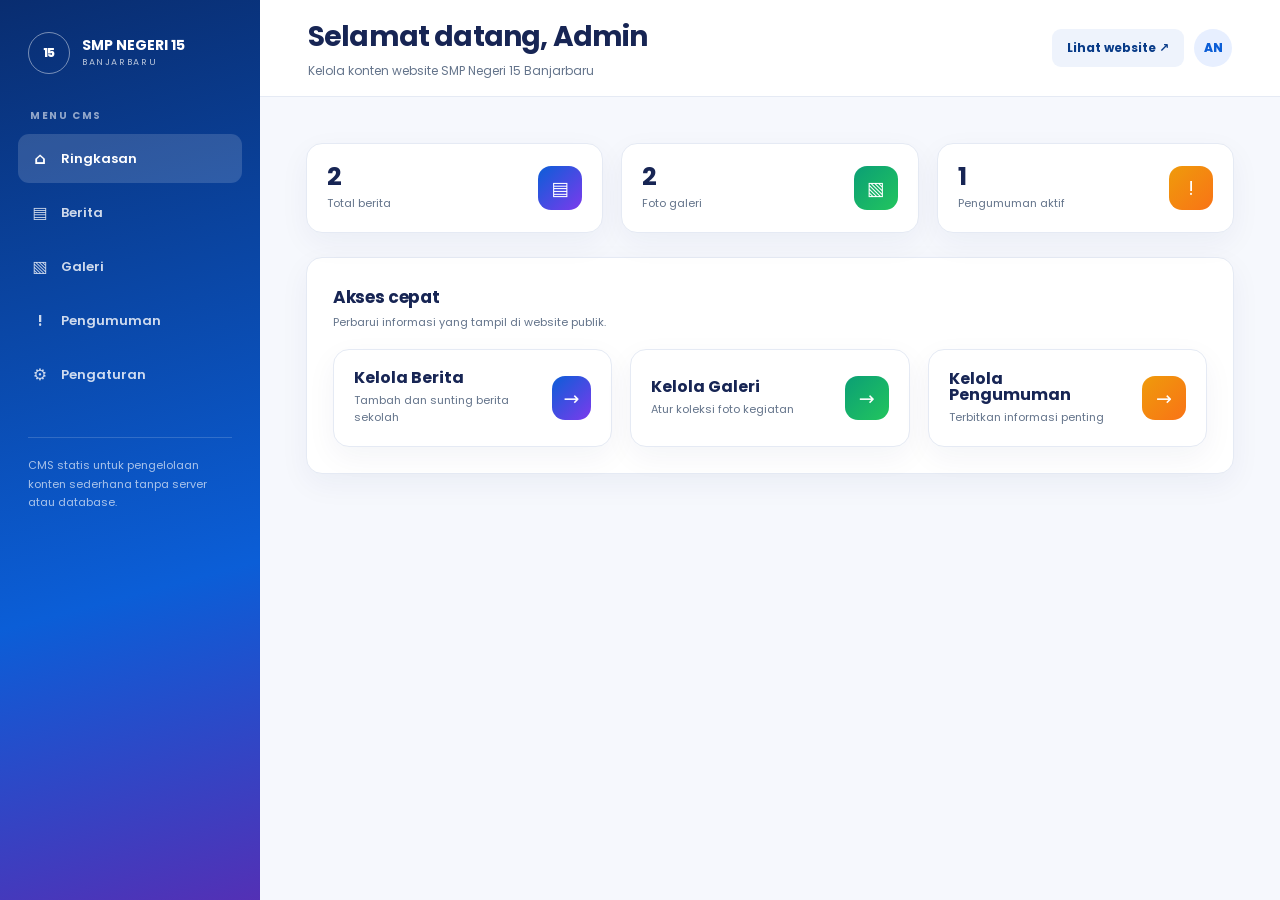
<file: cms/index.html>
<!doctype html>
<html lang="id">
<head><meta charset="utf-8"><meta name="viewport" content="width=device-width, initial-scale=1"><title>CMS | SMP Negeri 15 Banjarbaru</title><link rel="stylesheet" href="css/cms.css"><link rel="preconnect" href="https://fonts.googleapis.com"><link href="https://fonts.googleapis.com/css2?family=Poppins:wght@400;500;600;700;800&display=swap" rel="stylesheet"></head>
<body data-page="dashboard">
  <div class="cms-layout"><aside class="cms-sidebar"><a class="brand" href="../"><span class="brand-mark">15</span><div><strong>SMP NEGERI 15</strong><small>BANJARBARU</small></div></a><div class="nav-label">MENU CMS</div><nav class="cms-nav"><a class="active" href="index.html"><span>⌂</span><span>Ringkasan</span></a><a href="berita.html"><span>▤</span><span>Berita</span></a><a href="galeri.html"><span>▧</span><span>Galeri</span></a><a href="pengumuman.html"><span>!</span><span>Pengumuman</span></a><a href="pengaturan.html"><span>⚙</span><span>Pengaturan</span></a></nav><p class="sidebar-note">CMS statis untuk pengelolaan konten sederhana tanpa server atau database.</p></aside>
  <main class="cms-main"><header class="topbar"><div><h1>Selamat datang, Admin</h1><p>Kelola konten website SMP Negeri 15 Banjarbaru</p></div><div class="top-actions"><a class="button secondary" href="../" target="_blank">Lihat website ↗</a><span class="avatar">AN</span></div></header><div class="cms-content"><div class="card-grid"><div class="stat-card"><div><strong data-count="berita">0</strong><span>Total berita</span></div><div class="icon">▤</div></div><div class="stat-card"><div><strong data-count="galeri">0</strong><span>Foto galeri</span></div><div class="icon">▧</div></div><div class="stat-card"><div><strong data-count="pengumuman">0</strong><span>Pengumuman aktif</span></div><div class="icon">!</div></div></div><section class="panel"><div class="panel-heading"><div><h2>Akses cepat</h2><p>Perbarui informasi yang tampil di website publik.</p></div></div><div class="card-grid" style="margin:0"><a class="stat-card" href="berita.html" style="text-decoration:none;color:inherit"><div><strong style="font-size:16px">Kelola Berita</strong><span>Tambah dan sunting berita sekolah</span></div><div class="icon">→</div></a><a class="stat-card" href="galeri.html" style="text-decoration:none;color:inherit"><div><strong style="font-size:16px">Kelola Galeri</strong><span>Atur koleksi foto kegiatan</span></div><div class="icon">→</div></a><a class="stat-card" href="pengumuman.html" style="text-decoration:none;color:inherit"><div><strong style="font-size:16px">Kelola Pengumuman</strong><span>Terbitkan informasi penting</span></div><div class="icon">→</div></a></div></section></div></main></div><script src="js/cms.js"></script>
</body></html>
</file>
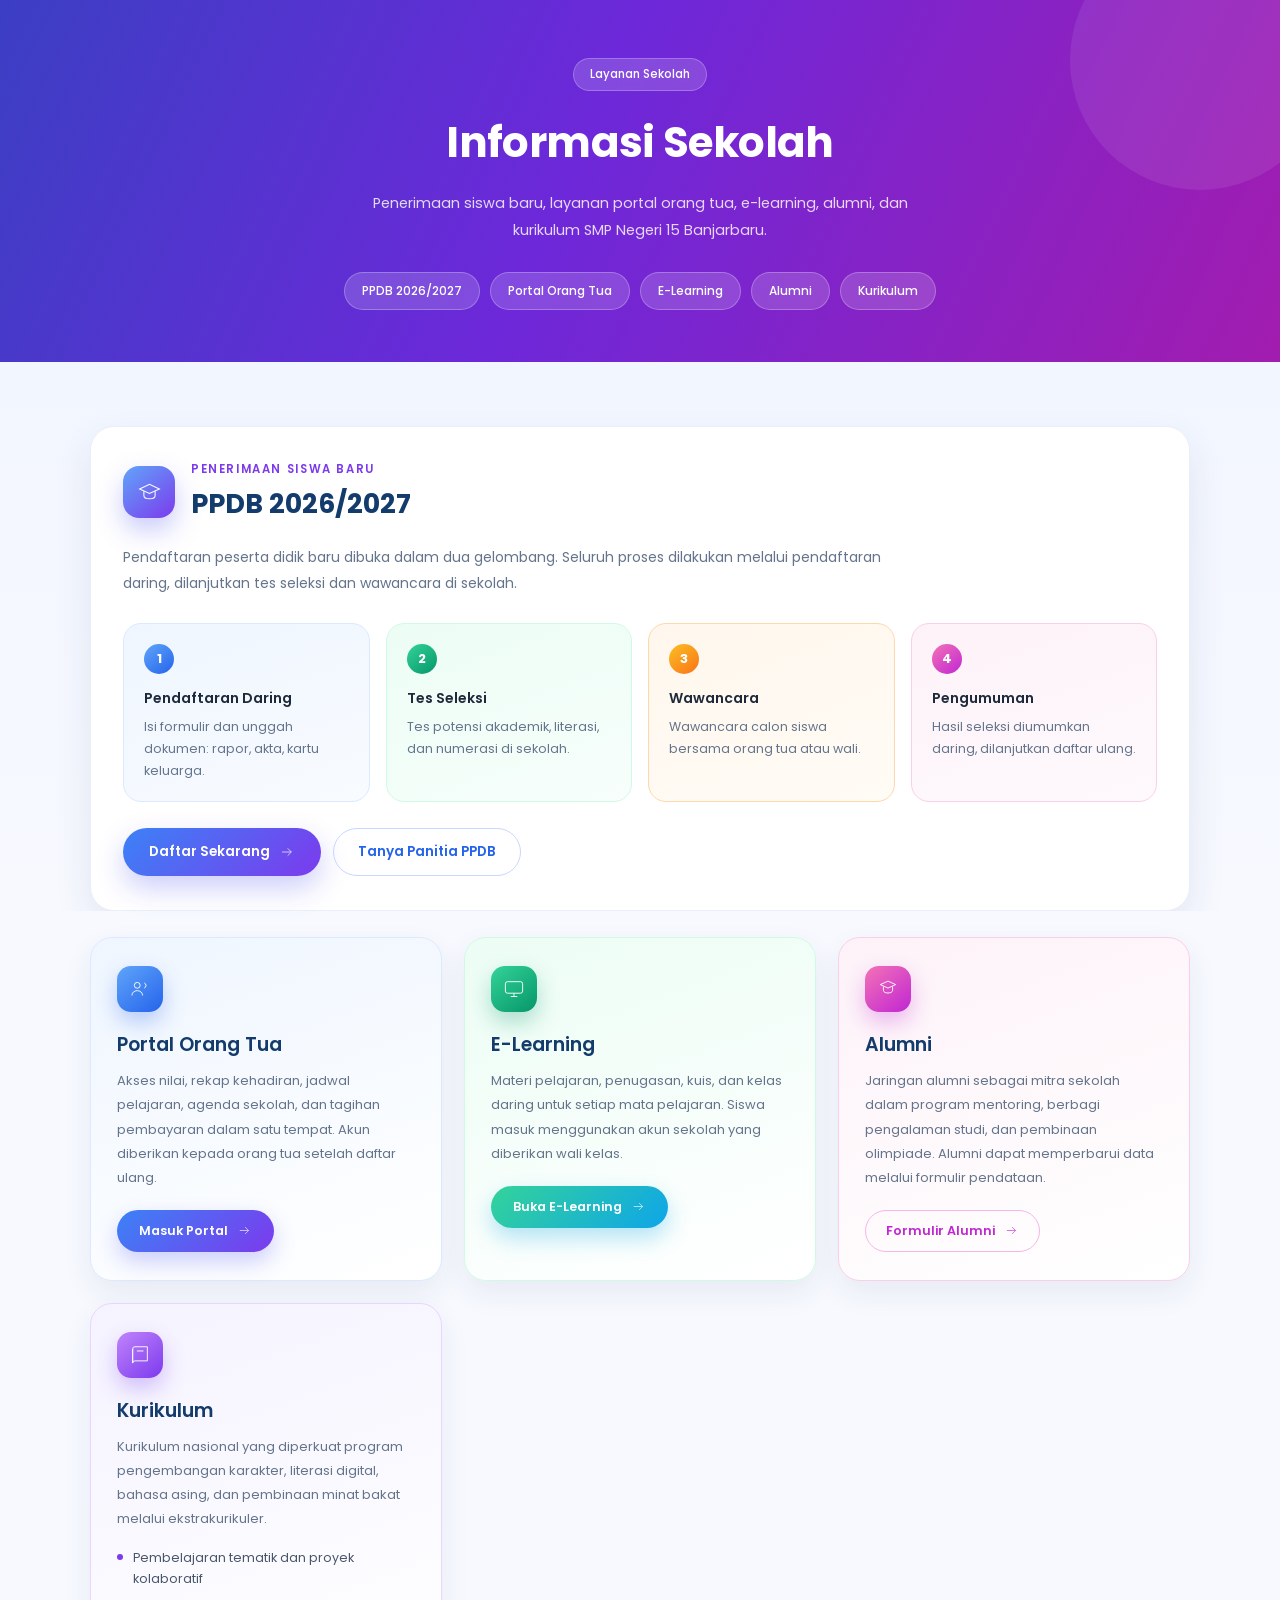
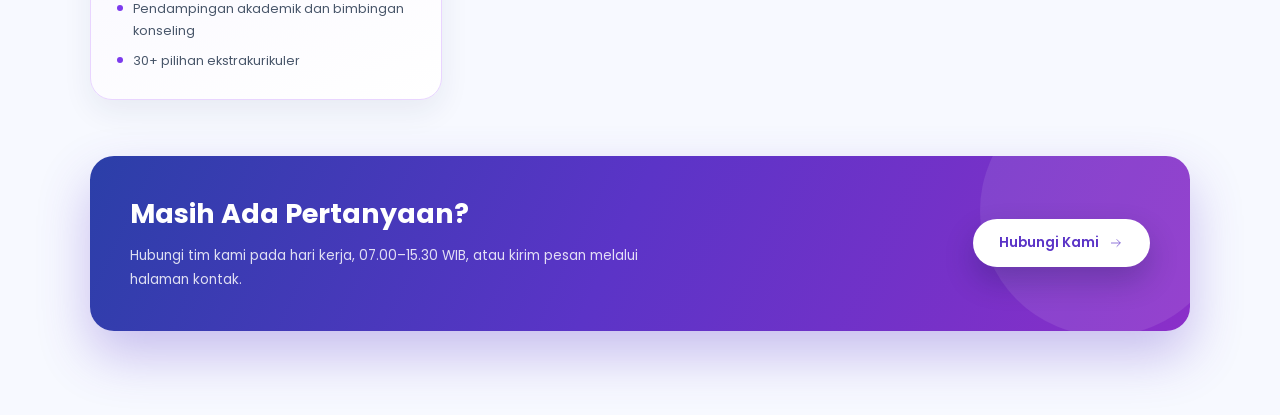
<file: Informasi.dc.html>
<!DOCTYPE html>
<html>
<head>
<meta charset="utf-8">
<meta name="viewport" content="width=device-width, initial-scale=1">
<script src="./support.js"></script>
</head>
<body>
<x-dc>
<helmet>
<link rel="preconnect" href="https://fonts.googleapis.com" />
<link href="https://fonts.googleapis.com/css2?family=Poppins:wght@400;500;600;700;800&display=swap" rel="stylesheet" />
<style>
  html { scroll-behavior: smooth; }
  body { margin: 0; overflow-wrap: break-word; background: #F7F9FF; color: #334155; font-family: 'Poppins', system-ui, -apple-system, sans-serif; -webkit-font-smoothing: antialiased; }
  a { color: #2563EB; text-decoration: none; }
  a:hover { color: #7C3AED; }
  ::selection { background: #DDD6FE; color: #1E1B4B; }
</style>
<script src="./image-slot.js"></script>
</helmet>
<div ref="{{ rootRef }}" style="background:#F7F9FF">
  <dc-import name="SiteHeader" active="" hint-size="100%,78px"></dc-import>

  <section data-screen-label="Banner Informasi" style="position:relative;background:linear-gradient(115deg,#3B3FC4 0%,#6D28D9 45%,#A21CAF 100%);padding:58px 0 52px;overflow:hidden">
    <div style="position:absolute;right:-50px;top:-70px;width:260px;height:260px;border-radius:999px;background:rgba(255,255,255,.08);pointer-events:none"></div>
    <div style="max-width:1000px;margin:0 auto;padding:0 clamp(16px,4vw,32px);text-align:center;position:relative">
      <span style="display:inline-flex;align-items:center;background:rgba(255,255,255,.16);border:1px solid rgba(255,255,255,.24);backdrop-filter:blur(8px);color:#fff;font-size:11.5px;font-weight:500;padding:7px 16px;border-radius:999px">Layanan Sekolah</span>
      <h1 style="margin:20px 0 0;font-size:clamp(26px,4.8vw,42px);font-weight:700;color:#fff;letter-spacing:-.015em">Informasi Sekolah</h1>
      <p style="margin:16px 0 0;font-size:14.5px;line-height:1.85;color:rgba(255,255,255,.82);max-width:600px;margin-left:auto;margin-right:auto">Penerimaan siswa baru, layanan portal orang tua, e-learning, alumni, dan kurikulum SMP Negeri 15 Banjarbaru.</p>
      <div style="display:flex;justify-content:center;gap:10px;flex-wrap:wrap;margin-top:28px">
        <a href="#ppdb" style="background:rgba(255,255,255,.16);border:1px solid rgba(255,255,255,.26);color:#fff;font-size:12px;font-weight:500;padding:9px 17px;border-radius:999px;transition:background .25s" style-hover="background:rgba(255,255,255,.3);color:#fff">PPDB 2026/2027</a>
        <a href="#portal" style="background:rgba(255,255,255,.16);border:1px solid rgba(255,255,255,.26);color:#fff;font-size:12px;font-weight:500;padding:9px 17px;border-radius:999px;transition:background .25s" style-hover="background:rgba(255,255,255,.3);color:#fff">Portal Orang Tua</a>
        <a href="#elearning" style="background:rgba(255,255,255,.16);border:1px solid rgba(255,255,255,.26);color:#fff;font-size:12px;font-weight:500;padding:9px 17px;border-radius:999px;transition:background .25s" style-hover="background:rgba(255,255,255,.3);color:#fff">E-Learning</a>
        <a href="#alumni" style="background:rgba(255,255,255,.16);border:1px solid rgba(255,255,255,.26);color:#fff;font-size:12px;font-weight:500;padding:9px 17px;border-radius:999px;transition:background .25s" style-hover="background:rgba(255,255,255,.3);color:#fff">Alumni</a>
        <a href="#kurikulum" style="background:rgba(255,255,255,.16);border:1px solid rgba(255,255,255,.26);color:#fff;font-size:12px;font-weight:500;padding:9px 17px;border-radius:999px;transition:background .25s" style-hover="background:rgba(255,255,255,.3);color:#fff">Kurikulum</a>
      </div>
    </div>
  </section>

  <section id="ppdb" data-screen-label="PPDB" style="scroll-margin-top:100px;background:linear-gradient(180deg,#F2F6FF 0%,#F7F9FF 100%);padding:clamp(44px,5.4vw,64px) 0 0">
    <div style="max-width:1100px;margin:0 auto;padding:0 clamp(16px,4vw,32px)">
      <div data-reveal style="background:#fff;border:1px solid #EAEFFB;border-radius:24px;padding:clamp(22px,4vw,34px) clamp(20px,4vw,32px);box-shadow:0 16px 38px rgba(22,44,92,.09)">
        <div style="display:flex;align-items:center;gap:16px">
          <span style="flex:none;width:52px;height:52px;border-radius:16px;background:linear-gradient(140deg,#60A5FA,#7C3AED);color:#fff;display:flex;align-items:center;justify-content:center;box-shadow:0 12px 26px rgba(99,102,241,.34)">
            <svg width="25" height="25" viewBox="0 0 24 24" fill="none" stroke="currentColor" strokeWidth="1.8" strokeLinecap="round" strokeLinejoin="round"><path d="M2.5 8.6 12 4.2l9.5 4.4L12 13 2.5 8.6Z"></path><path d="M6.6 10.7v4.1c0 1.9 2.4 3.2 5.4 3.2s5.4-1.3 5.4-3.2v-4.1"></path></svg>
          </span>
          <div>
            <div style="font-size:11.5px;font-weight:600;letter-spacing:.14em;color:#7C3AED">PENERIMAAN SISWA BARU</div>
            <h2 style="margin:6px 0 0;font-size:clamp(20px,3.1vw,27px);font-weight:700;color:#133B6B">PPDB 2026/2027</h2>
          </div>
        </div>
        <p style="margin:20px 0 0;font-size:14px;line-height:1.9;color:#64748B;max-width:760px">Pendaftaran peserta didik baru dibuka dalam dua gelombang. Seluruh proses dilakukan melalui pendaftaran daring, dilanjutkan tes seleksi dan wawancara di sekolah.</p>
        <div style="display:grid;min-width:0;grid-template-columns:repeat(auto-fit,minmax(210px,1fr));gap:16px;margin-top:26px" data-grid="4">
          <div style="background:linear-gradient(160deg,#EFF6FF,#F8FBFF);border:1px solid #DBEAFE;border-radius:18px;padding:20px">
            <div style="width:30px;height:30px;border-radius:999px;background:linear-gradient(140deg,#60A5FA,#2563EB);color:#fff;display:flex;align-items:center;justify-content:center;font-size:13px;font-weight:700">1</div>
            <div style="margin-top:14px;font-size:14px;font-weight:600;color:#1E293B">Pendaftaran Daring</div>
            <p style="margin:7px 0 0;font-size:12.5px;line-height:1.75;color:#64748B">Isi formulir dan unggah dokumen: rapor, akta, kartu keluarga.</p>
          </div>
          <div style="background:linear-gradient(160deg,#ECFDF5,#F7FEFB);border:1px solid #D1FAE5;border-radius:18px;padding:20px">
            <div style="width:30px;height:30px;border-radius:999px;background:linear-gradient(140deg,#34D399,#059669);color:#fff;display:flex;align-items:center;justify-content:center;font-size:13px;font-weight:700">2</div>
            <div style="margin-top:14px;font-size:14px;font-weight:600;color:#1E293B">Tes Seleksi</div>
            <p style="margin:7px 0 0;font-size:12.5px;line-height:1.75;color:#64748B">Tes potensi akademik, literasi, dan numerasi di sekolah.</p>
          </div>
          <div style="background:linear-gradient(160deg,#FFF7ED,#FFFBF5);border:1px solid #FED7AA;border-radius:18px;padding:20px">
            <div style="width:30px;height:30px;border-radius:999px;background:linear-gradient(140deg,#FBBF24,#F97316);color:#fff;display:flex;align-items:center;justify-content:center;font-size:13px;font-weight:700">3</div>
            <div style="margin-top:14px;font-size:14px;font-weight:600;color:#1E293B">Wawancara</div>
            <p style="margin:7px 0 0;font-size:12.5px;line-height:1.75;color:#64748B">Wawancara calon siswa bersama orang tua atau wali.</p>
          </div>
          <div style="background:linear-gradient(160deg,#FDF2F8,#FEF9FC);border:1px solid #FBCFE8;border-radius:18px;padding:20px">
            <div style="width:30px;height:30px;border-radius:999px;background:linear-gradient(140deg,#F472B6,#C026D3);color:#fff;display:flex;align-items:center;justify-content:center;font-size:13px;font-weight:700">4</div>
            <div style="margin-top:14px;font-size:14px;font-weight:600;color:#1E293B">Pengumuman</div>
            <p style="margin:7px 0 0;font-size:12.5px;line-height:1.75;color:#64748B">Hasil seleksi diumumkan daring, dilanjutkan daftar ulang.</p>
          </div>
        </div>
        <div style="display:flex;align-items:center;gap:12px;margin-top:26px;flex-wrap:wrap">
          <a href="Kontak.dc.html#form" style="display:inline-flex;align-items:center;gap:9px;background:linear-gradient(135deg,#3B82F6,#7C3AED);color:#fff;font-size:13.5px;font-weight:600;padding:14px 26px;border-radius:999px;box-shadow:0 12px 28px rgba(99,102,241,.32);transition:transform .25s,box-shadow .25s" style-hover="transform:translateY(-2px);box-shadow:0 18px 36px rgba(99,102,241,.42);color:#fff">Daftar Sekarang
            <svg width="16" height="16" viewBox="0 0 24 24" fill="none" stroke="currentColor" strokeWidth="2.2" strokeLinecap="round" strokeLinejoin="round"><path d="M4.5 12h14"></path><path d="M13 6.5 18.5 12 13 17.5"></path></svg>
          </a>
          <a href="Kontak.dc.html" style="display:inline-flex;align-items:center;gap:9px;color:#2563EB;font-size:13.5px;font-weight:600;padding:13px 24px;border-radius:999px;border:1.5px solid #C7D7FE;transition:background .25s" style-hover="background:#EEF2FF">Tanya Panitia PPDB</a>
        </div>
      </div>
    </div>
  </section>

  <section data-screen-label="Layanan" style="background:#F7F9FF;padding:26px 0 0">
    <div style="max-width:1100px;margin:0 auto;padding:0 clamp(16px,4vw,32px);display:grid;min-width:0;grid-template-columns:repeat(auto-fit,minmax(290px,1fr));gap:22px">
      <div id="portal" data-reveal style="scroll-margin-top:100px;background:linear-gradient(160deg,#EFF6FF,#FFFFFF);border:1px solid #DBEAFE;border-radius:22px;padding:28px 26px;box-shadow:0 12px 30px rgba(22,44,92,.07);transition:transform .3s cubic-bezier(.22,.61,.36,1),box-shadow .3s" style-hover="transform:translateY(-5px);box-shadow:0 22px 44px rgba(37,99,235,.16)">
        <span style="width:46px;height:46px;border-radius:14px;background:linear-gradient(140deg,#60A5FA,#2563EB);color:#fff;display:flex;align-items:center;justify-content:center;box-shadow:0 10px 22px rgba(37,99,235,.3)">
          <svg width="22" height="22" viewBox="0 0 24 24" fill="none" stroke="currentColor" strokeWidth="1.8" strokeLinecap="round" strokeLinejoin="round"><circle cx="9" cy="8" r="3.2"></circle><path d="M3.2 19c0-3.1 2.6-5.2 5.8-5.2S14.8 15.9 14.8 19"></path><path d="M16.6 5.4a3 3 0 0 1 0 5.6"></path></svg>
        </span>
        <h3 style="margin:18px 0 0;font-size:19px;font-weight:600;color:#133B6B">Portal Orang Tua</h3>
        <p style="margin:10px 0 0;font-size:13px;line-height:1.85;color:#64748B">Akses nilai, rekap kehadiran, jadwal pelajaran, agenda sekolah, dan tagihan pembayaran dalam satu tempat. Akun diberikan kepada orang tua setelah daftar ulang.</p>
        <a href="Kontak.dc.html" style="display:inline-flex;align-items:center;gap:9px;margin-top:20px;background:linear-gradient(135deg,#3B82F6,#7C3AED);color:#fff;font-size:12.5px;font-weight:600;padding:12px 22px;border-radius:999px;box-shadow:0 10px 22px rgba(99,102,241,.3);transition:transform .25s" style-hover="transform:translateY(-2px);color:#fff">Masuk Portal
          <svg width="15" height="15" viewBox="0 0 24 24" fill="none" stroke="currentColor" strokeWidth="2.2" strokeLinecap="round" strokeLinejoin="round"><path d="M4.5 12h14"></path><path d="M13 6.5 18.5 12 13 17.5"></path></svg>
        </a>
      </div>
      <div id="elearning" data-reveal data-reveal-delay="80" style="scroll-margin-top:100px;background:linear-gradient(160deg,#ECFDF5,#FFFFFF);border:1px solid #D1FAE5;border-radius:22px;padding:28px 26px;box-shadow:0 12px 30px rgba(22,44,92,.07);transition:transform .3s cubic-bezier(.22,.61,.36,1),box-shadow .3s" style-hover="transform:translateY(-5px);box-shadow:0 22px 44px rgba(5,150,105,.16)">
        <span style="width:46px;height:46px;border-radius:14px;background:linear-gradient(140deg,#34D399,#059669);color:#fff;display:flex;align-items:center;justify-content:center;box-shadow:0 10px 22px rgba(5,150,105,.3)">
          <svg width="22" height="22" viewBox="0 0 24 24" fill="none" stroke="currentColor" strokeWidth="1.8" strokeLinecap="round" strokeLinejoin="round"><rect x="2.6" y="4" width="18.8" height="12.6" rx="2.4"></rect><path d="M8.4 20.2h7.2"></path><path d="M12 16.6v3.6"></path></svg>
        </span>
        <h3 style="margin:18px 0 0;font-size:19px;font-weight:600;color:#133B6B">E-Learning</h3>
        <p style="margin:10px 0 0;font-size:13px;line-height:1.85;color:#64748B">Materi pelajaran, penugasan, kuis, dan kelas daring untuk setiap mata pelajaran. Siswa masuk menggunakan akun sekolah yang diberikan wali kelas.</p>
        <a href="Kontak.dc.html" style="display:inline-flex;align-items:center;gap:9px;margin-top:20px;background:linear-gradient(135deg,#34D399,#0EA5E9);color:#fff;font-size:12.5px;font-weight:600;padding:12px 22px;border-radius:999px;box-shadow:0 10px 22px rgba(14,165,233,.3);transition:transform .25s" style-hover="transform:translateY(-2px);color:#fff">Buka E-Learning
          <svg width="15" height="15" viewBox="0 0 24 24" fill="none" stroke="currentColor" strokeWidth="2.2" strokeLinecap="round" strokeLinejoin="round"><path d="M4.5 12h14"></path><path d="M13 6.5 18.5 12 13 17.5"></path></svg>
        </a>
      </div>
      <div id="alumni" data-reveal data-reveal-delay="60" style="scroll-margin-top:100px;background:linear-gradient(160deg,#FDF2F8,#FFFFFF);border:1px solid #FBCFE8;border-radius:22px;padding:28px 26px;box-shadow:0 12px 30px rgba(22,44,92,.07);transition:transform .3s cubic-bezier(.22,.61,.36,1),box-shadow .3s" style-hover="transform:translateY(-5px);box-shadow:0 22px 44px rgba(192,38,211,.16)">
        <span style="width:46px;height:46px;border-radius:14px;background:linear-gradient(140deg,#F472B6,#C026D3);color:#fff;display:flex;align-items:center;justify-content:center;box-shadow:0 10px 22px rgba(192,38,211,.3)">
          <svg width="22" height="22" viewBox="0 0 24 24" fill="none" stroke="currentColor" strokeWidth="1.8" strokeLinecap="round" strokeLinejoin="round"><path d="M12 3.4 3.6 7.2 12 11l8.4-3.8L12 3.4Z"></path><path d="M7 9.4v4c0 1.8 2.2 3 5 3s5-1.2 5-3v-4"></path></svg>
        </span>
        <h3 style="margin:18px 0 0;font-size:19px;font-weight:600;color:#133B6B">Alumni</h3>
        <p style="margin:10px 0 0;font-size:13px;line-height:1.85;color:#64748B">Jaringan alumni sebagai mitra sekolah dalam program mentoring, berbagi pengalaman studi, dan pembinaan olimpiade. Alumni dapat memperbarui data melalui formulir pendataan.</p>
        <a href="Kontak.dc.html#form" style="display:inline-flex;align-items:center;gap:9px;margin-top:20px;color:#C026D3;font-size:12.5px;font-weight:600;padding:11px 20px;border-radius:999px;border:1.5px solid #F5B8E4;transition:background .25s" style-hover="background:#FDF2F8;color:#C026D3">Formulir Alumni
          <svg width="15" height="15" viewBox="0 0 24 24" fill="none" stroke="currentColor" strokeWidth="2.2" strokeLinecap="round" strokeLinejoin="round"><path d="M4.5 12h14"></path><path d="M13 6.5 18.5 12 13 17.5"></path></svg>
        </a>
      </div>
      <div id="kurikulum" data-reveal data-reveal-delay="140" style="scroll-margin-top:100px;background:linear-gradient(160deg,#F5F3FF,#FFFFFF);border:1px solid #E9D5FF;border-radius:22px;padding:28px 26px;box-shadow:0 12px 30px rgba(22,44,92,.07);transition:transform .3s cubic-bezier(.22,.61,.36,1),box-shadow .3s" style-hover="transform:translateY(-5px);box-shadow:0 22px 44px rgba(124,58,237,.16)">
        <span style="width:46px;height:46px;border-radius:14px;background:linear-gradient(140deg,#C084FC,#7C3AED);color:#fff;display:flex;align-items:center;justify-content:center;box-shadow:0 10px 22px rgba(124,58,237,.3)">
          <svg width="22" height="22" viewBox="0 0 24 24" fill="none" stroke="currentColor" strokeWidth="1.8" strokeLinecap="round" strokeLinejoin="round"><path d="M4 5.4A2.4 2.4 0 0 1 6.4 3H20v15.4H6.4A2.4 2.4 0 0 0 4 20.8Z"></path><path d="M4 5.4v15.4"></path><path d="M8.6 7.6h7.2"></path></svg>
        </span>
        <h3 style="margin:18px 0 0;font-size:19px;font-weight:600;color:#133B6B">Kurikulum</h3>
        <p style="margin:10px 0 0;font-size:13px;line-height:1.85;color:#64748B">Kurikulum nasional yang diperkuat program pengembangan karakter, literasi digital, bahasa asing, dan pembinaan minat bakat melalui ekstrakurikuler.</p>
        <ul style="margin:16px 0 0;padding:0;list-style:none;display:flex;flex-direction:column;gap:9px">
          <li style="display:flex;gap:10px;font-size:12.5px;line-height:1.7;color:#475569"><span style="flex:none;width:6px;height:6px;border-radius:999px;background:#7C3AED;margin-top:7px"></span>Pembelajaran tematik dan proyek kolaboratif</li>
          <li style="display:flex;gap:10px;font-size:12.5px;line-height:1.7;color:#475569"><span style="flex:none;width:6px;height:6px;border-radius:999px;background:#7C3AED;margin-top:7px"></span>Pendampingan akademik dan bimbingan konseling</li>
          <li style="display:flex;gap:10px;font-size:12.5px;line-height:1.7;color:#475569"><span style="flex:none;width:6px;height:6px;border-radius:999px;background:#7C3AED;margin-top:7px"></span>30+ pilihan ekstrakurikuler</li>
        </ul>
      </div>
    </div>
  </section>

  <section data-screen-label="CTA" style="background:#F7F9FF;padding:56px 0 84px">
    <div style="max-width:1100px;margin:0 auto;padding:0 clamp(16px,4vw,32px)">
      <div data-reveal style="position:relative;overflow:hidden;border-radius:24px;background:linear-gradient(115deg,#2B3FA8 0%,#5B34C7 48%,#8B2FC9 100%);box-shadow:0 24px 52px rgba(91,52,199,.3);padding:clamp(26px,4vw,38px) clamp(22px,4vw,40px);display:flex;flex-wrap:wrap;align-items:center;justify-content:space-between;gap:26px">
        <div style="position:absolute;right:-40px;top:-70px;width:250px;height:250px;border-radius:999px;background:rgba(255,255,255,.09);pointer-events:none"></div>
        <div style="position:relative">
          <h2 style="margin:0;font-size:clamp(20px,3.1vw,27px);font-weight:700;color:#fff">Masih Ada Pertanyaan?</h2>
          <p style="margin:10px 0 0;font-size:13.5px;line-height:1.8;color:rgba(255,255,255,.84);max-width:540px">Hubungi tim kami pada hari kerja, 07.00&ndash;15.30 WIB, atau kirim pesan melalui halaman kontak.</p>
        </div>
        <a href="Kontak.dc.html" style="flex:none;position:relative;display:inline-flex;align-items:center;gap:9px;background:#fff;color:#5B34C7;font-size:13.5px;font-weight:600;padding:14px 26px;border-radius:999px;box-shadow:0 14px 30px rgba(10,20,60,.24);transition:transform .25s" style-hover="transform:translateY(-3px);color:#5B34C7">Hubungi Kami
          <svg width="16" height="16" viewBox="0 0 24 24" fill="none" stroke="currentColor" strokeWidth="2.2" strokeLinecap="round" strokeLinejoin="round"><path d="M4.5 12h14"></path><path d="M13 6.5 18.5 12 13 17.5"></path></svg>
        </a>
      </div>
    </div>
  </section>

  <dc-import name="SiteFooter" hint-size="100%,440px"></dc-import>
</div>

</x-dc>
<script type="text/x-dc" data-dc-script>
class Component extends DCLogic {
  rootRef = React.createRef();
  renderVals() { return { rootRef: this.rootRef }; }
  componentDidMount() {
    import('./site-interactions.js')
      .then((m) => { this._off = m.wireAll(this.rootRef.current); })
      .catch(() => {});
  }
  componentWillUnmount() { if (this._off) this._off(); }
}

</script>
</body>
</html>
</file>
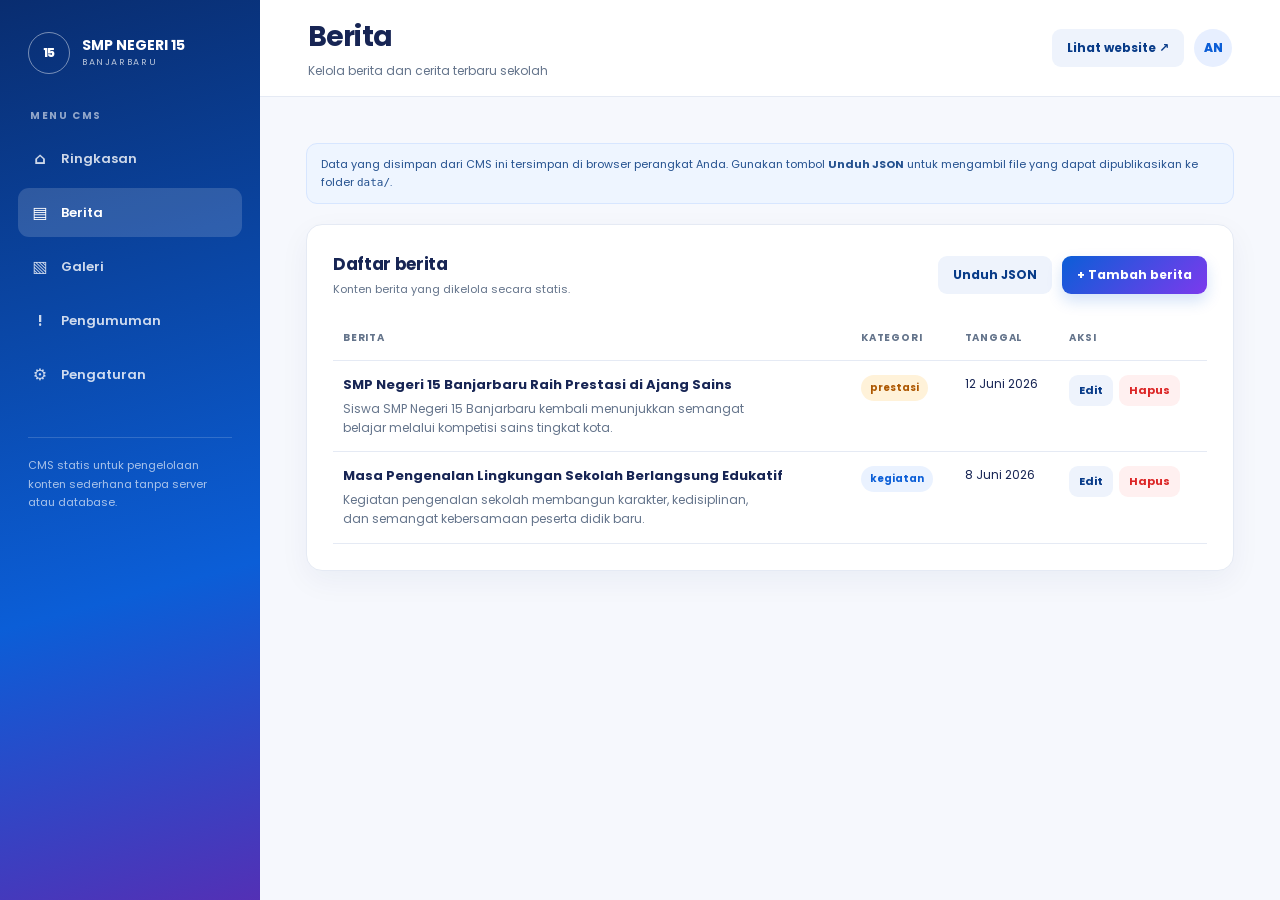
<file: cms/berita.html>
<!doctype html>
<html lang="id"><head><meta charset="utf-8"><meta name="viewport" content="width=device-width, initial-scale=1"><title>Berita | CMS SMP Negeri 15 Banjarbaru</title><link rel="stylesheet" href="css/cms.css"><link rel="preconnect" href="https://fonts.googleapis.com"><link href="https://fonts.googleapis.com/css2?family=Poppins:wght@400;500;600;700;800&display=swap" rel="stylesheet"></head>
<body data-page="berita"><div class="cms-layout"><aside class="cms-sidebar"><a class="brand" href="index.html"><span class="brand-mark">15</span><div><strong>SMP NEGERI 15</strong><small>BANJARBARU</small></div></a><div class="nav-label">MENU CMS</div><nav class="cms-nav"><a href="index.html"><span>⌂</span><span>Ringkasan</span></a><a class="active" href="berita.html"><span>▤</span><span>Berita</span></a><a href="galeri.html"><span>▧</span><span>Galeri</span></a><a href="pengumuman.html"><span>!</span><span>Pengumuman</span></a><a href="pengaturan.html"><span>⚙</span><span>Pengaturan</span></a></nav><p class="sidebar-note">CMS statis untuk pengelolaan konten sederhana tanpa server atau database.</p></aside><main class="cms-main"><header class="topbar"><div><h1>Berita</h1><p>Kelola berita dan cerita terbaru sekolah</p></div><div class="top-actions"><a class="button secondary" href="../" target="_blank">Lihat website ↗</a><span class="avatar">AN</span></div></header><div class="cms-content"><div class="notice">Data yang disimpan dari CMS ini tersimpan di browser perangkat Anda. Gunakan tombol <b>Unduh JSON</b> untuk mengambil file yang dapat dipublikasikan ke folder <code>data/</code>.</div><section class="panel"><div class="panel-heading"><div><h2>Daftar berita</h2><p>Konten berita yang dikelola secara statis.</p></div><div class="top-actions"><button class="button secondary" data-export>Unduh JSON</button><button class="button" data-add>+ Tambah berita</button></div></div><div class="table-wrap"><table><thead><tr><th>Berita</th><th>Kategori</th><th>Tanggal</th><th>Aksi</th></tr></thead><tbody data-table-body></tbody></table></div></section></div></main></div><div class="modal-backdrop"><div class="modal"><h2></h2><form><div class="form-grid"></div><div class="form-actions"><button type="button" class="button secondary" data-close>Batal</button><button class="button">Simpan</button></div></form></div></div><div class="toast"></div><script src="js/cms.js"></script></body></html>
</file>
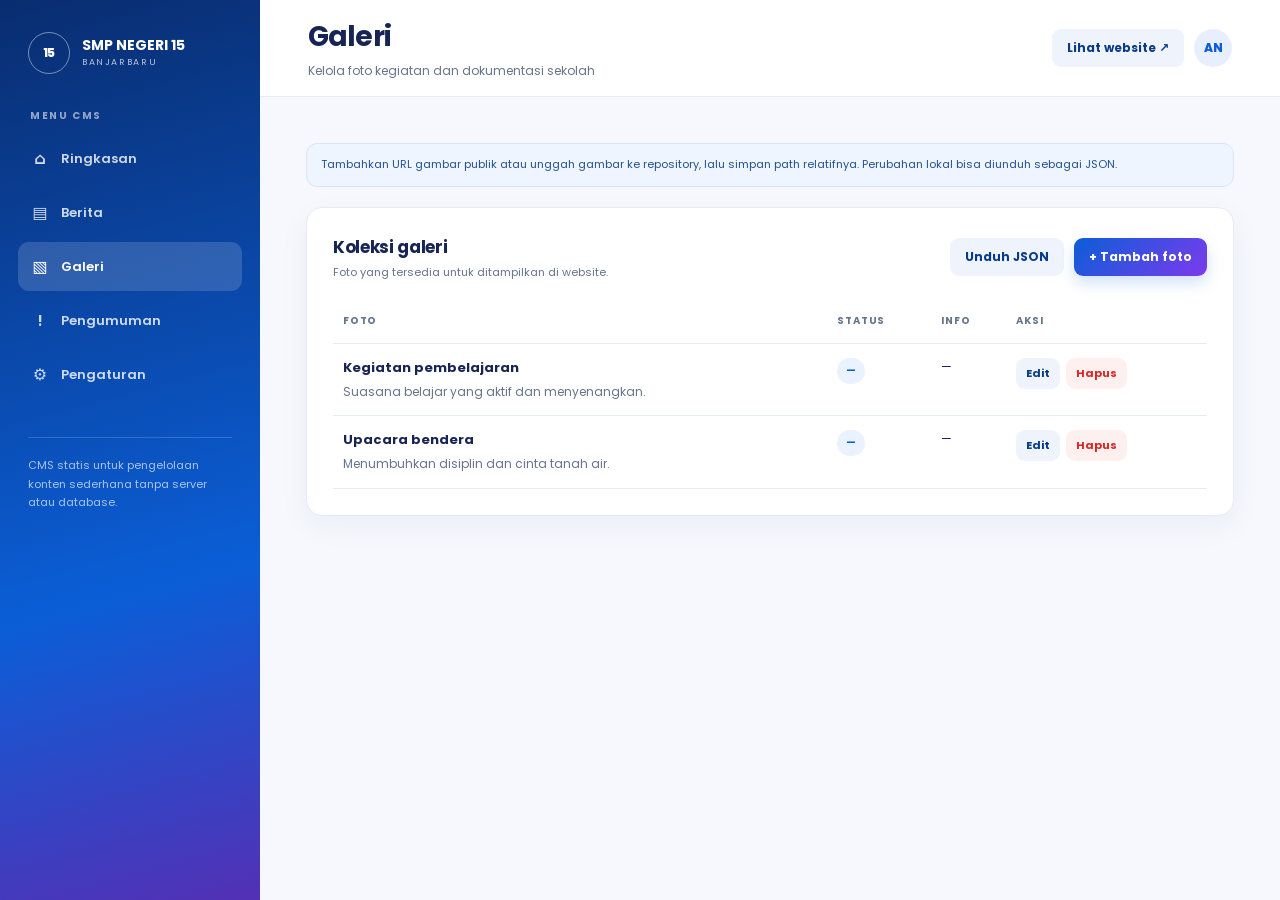
<file: cms/galeri.html>
<!doctype html>
<html lang="id"><head><meta charset="utf-8"><meta name="viewport" content="width=device-width, initial-scale=1"><title>Galeri | CMS SMP Negeri 15 Banjarbaru</title><link rel="stylesheet" href="css/cms.css"><link rel="preconnect" href="https://fonts.googleapis.com"><link href="https://fonts.googleapis.com/css2?family=Poppins:wght@400;500;600;700;800&display=swap" rel="stylesheet"></head>
<body data-page="galeri"><div class="cms-layout"><aside class="cms-sidebar"><a class="brand" href="index.html"><span class="brand-mark">15</span><div><strong>SMP NEGERI 15</strong><small>BANJARBARU</small></div></a><div class="nav-label">MENU CMS</div><nav class="cms-nav"><a href="index.html"><span>⌂</span><span>Ringkasan</span></a><a href="berita.html"><span>▤</span><span>Berita</span></a><a class="active" href="galeri.html"><span>▧</span><span>Galeri</span></a><a href="pengumuman.html"><span>!</span><span>Pengumuman</span></a><a href="pengaturan.html"><span>⚙</span><span>Pengaturan</span></a></nav><p class="sidebar-note">CMS statis untuk pengelolaan konten sederhana tanpa server atau database.</p></aside><main class="cms-main"><header class="topbar"><div><h1>Galeri</h1><p>Kelola foto kegiatan dan dokumentasi sekolah</p></div><div class="top-actions"><a class="button secondary" href="../" target="_blank">Lihat website ↗</a><span class="avatar">AN</span></div></header><div class="cms-content"><div class="notice">Tambahkan URL gambar publik atau unggah gambar ke repository, lalu simpan path relatifnya. Perubahan lokal bisa diunduh sebagai JSON.</div><section class="panel"><div class="panel-heading"><div><h2>Koleksi galeri</h2><p>Foto yang tersedia untuk ditampilkan di website.</p></div><div class="top-actions"><button class="button secondary" data-export>Unduh JSON</button><button class="button" data-add>+ Tambah foto</button></div></div><div class="table-wrap"><table><thead><tr><th>Foto</th><th>Status</th><th>Info</th><th>Aksi</th></tr></thead><tbody data-table-body></tbody></table></div></section></div></main></div><div class="modal-backdrop"><div class="modal"><h2></h2><form><div class="form-grid"></div><div class="form-actions"><button type="button" class="button secondary" data-close>Batal</button><button class="button">Simpan</button></div></form></div></div><div class="toast"></div><script src="js/cms.js"></script></body></html>
</file>
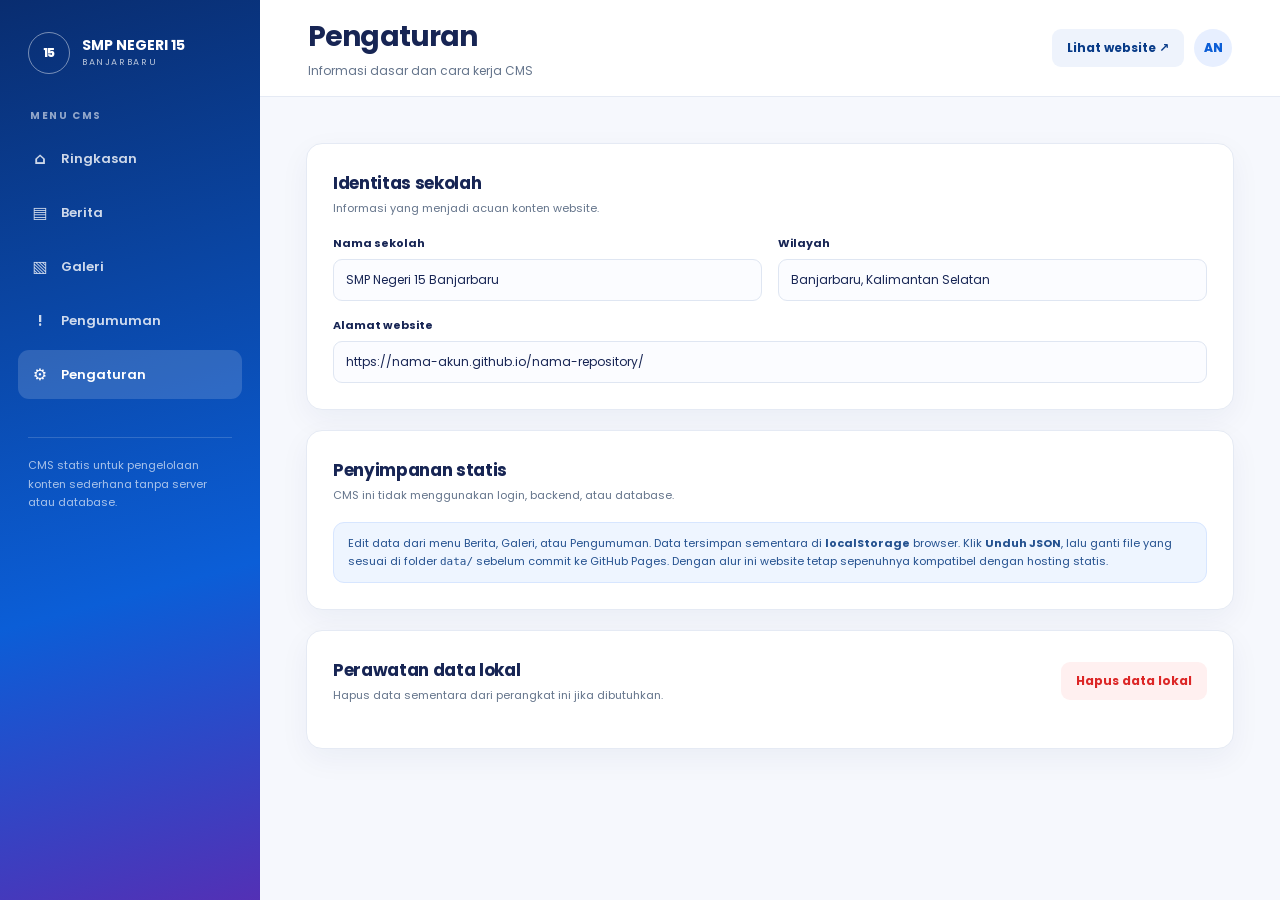
<file: cms/pengaturan.html>
<!doctype html>
<html lang="id"><head><meta charset="utf-8"><meta name="viewport" content="width=device-width, initial-scale=1"><title>Pengaturan | CMS SMP Negeri 15 Banjarbaru</title><link rel="stylesheet" href="css/cms.css"><link rel="preconnect" href="https://fonts.googleapis.com"><link href="https://fonts.googleapis.com/css2?family=Poppins:wght@400;500;600;700;800&display=swap" rel="stylesheet"></head>
<body data-page="settings"><div class="cms-layout"><aside class="cms-sidebar"><a class="brand" href="index.html"><span class="brand-mark">15</span><div><strong>SMP NEGERI 15</strong><small>BANJARBARU</small></div></a><div class="nav-label">MENU CMS</div><nav class="cms-nav"><a href="index.html"><span>⌂</span><span>Ringkasan</span></a><a href="berita.html"><span>▤</span><span>Berita</span></a><a href="galeri.html"><span>▧</span><span>Galeri</span></a><a href="pengumuman.html"><span>!</span><span>Pengumuman</span></a><a class="active" href="pengaturan.html"><span>⚙</span><span>Pengaturan</span></a></nav><p class="sidebar-note">CMS statis untuk pengelolaan konten sederhana tanpa server atau database.</p></aside><main class="cms-main"><header class="topbar"><div><h1>Pengaturan</h1><p>Informasi dasar dan cara kerja CMS</p></div><div class="top-actions"><a class="button secondary" href="../" target="_blank">Lihat website ↗</a><span class="avatar">AN</span></div></header><div class="cms-content"><section class="panel"><div class="panel-heading"><div><h2>Identitas sekolah</h2><p>Informasi yang menjadi acuan konten website.</p></div></div><div class="form-grid"><div class="field"><label>Nama sekolah</label><input value="SMP Negeri 15 Banjarbaru" readonly></div><div class="field"><label>Wilayah</label><input value="Banjarbaru, Kalimantan Selatan" readonly></div><div class="field full"><label>Alamat website</label><input value="https://nama-akun.github.io/nama-repository/" readonly></div></div></section><section class="panel"><div class="panel-heading"><div><h2>Penyimpanan statis</h2><p>CMS ini tidak menggunakan login, backend, atau database.</p></div></div><div class="notice" style="margin:0">Edit data dari menu Berita, Galeri, atau Pengumuman. Data tersimpan sementara di <b>localStorage</b> browser. Klik <b>Unduh JSON</b>, lalu ganti file yang sesuai di folder <code>data/</code> sebelum commit ke GitHub Pages. Dengan alur ini website tetap sepenuhnya kompatibel dengan hosting statis.</div></section><section class="panel"><div class="panel-heading"><div><h2>Perawatan data lokal</h2><p>Hapus data sementara dari perangkat ini jika dibutuhkan.</p></div><button class="button danger" data-clear>Hapus data lokal</button></div></section></div></main></div><div class="toast"></div><script>document.querySelector("[data-clear]").onclick=function(){if(confirm("Hapus semua data CMS lokal?")){Object.keys(localStorage).filter(k=>k.indexOf("smpn15banjarbaru_cms_")===0).forEach(k=>localStorage.removeItem(k));document.querySelector(".toast").textContent="Data lokal dihapus";document.querySelector(".toast").classList.add("show");setTimeout(()=>location.reload(),700)}};</script></body></html>
</file>
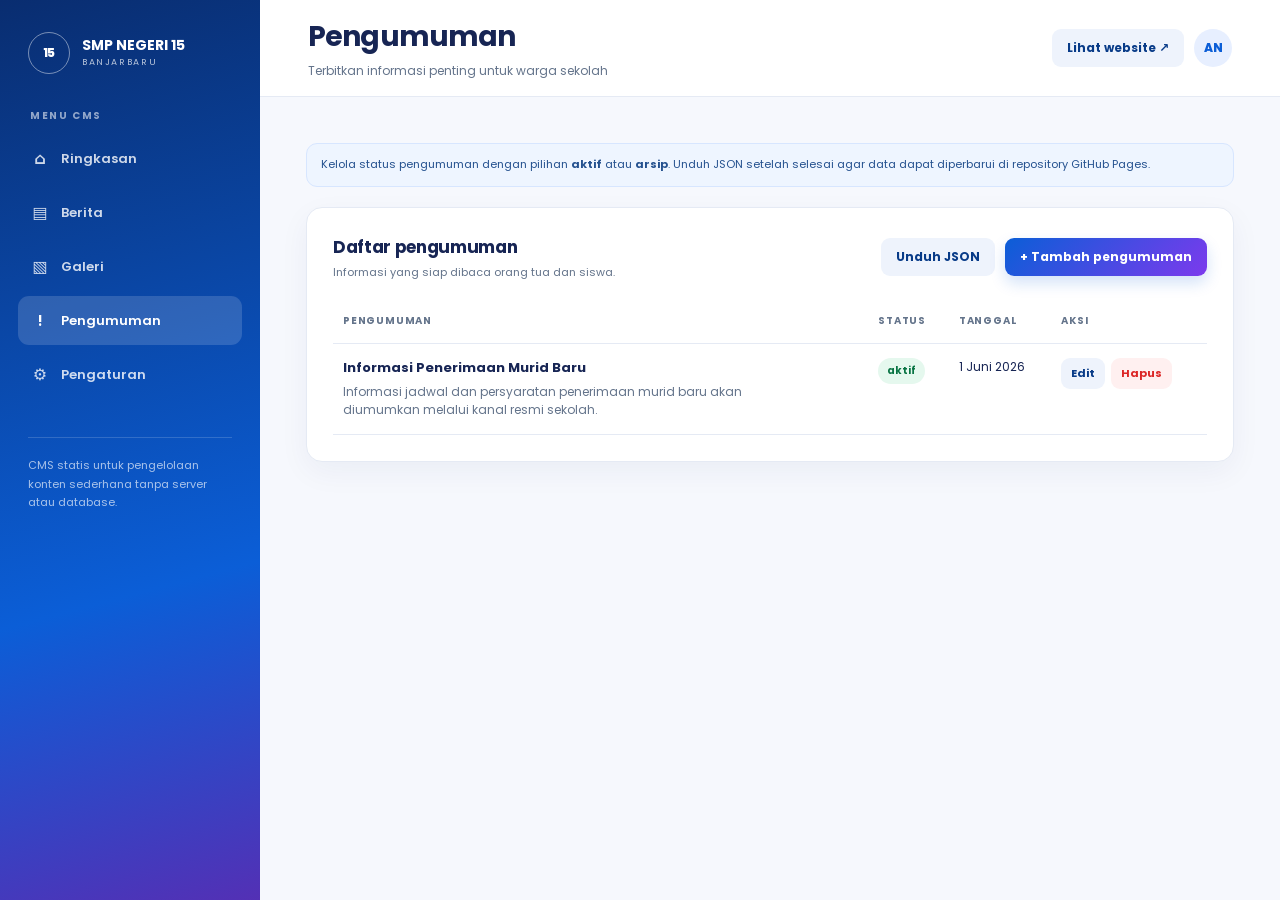
<file: cms/pengumuman.html>
<!doctype html>
<html lang="id"><head><meta charset="utf-8"><meta name="viewport" content="width=device-width, initial-scale=1"><title>Pengumuman | CMS SMP Negeri 15 Banjarbaru</title><link rel="stylesheet" href="css/cms.css"><link rel="preconnect" href="https://fonts.googleapis.com"><link href="https://fonts.googleapis.com/css2?family=Poppins:wght@400;500;600;700;800&display=swap" rel="stylesheet"></head>
<body data-page="pengumuman"><div class="cms-layout"><aside class="cms-sidebar"><a class="brand" href="index.html"><span class="brand-mark">15</span><div><strong>SMP NEGERI 15</strong><small>BANJARBARU</small></div></a><div class="nav-label">MENU CMS</div><nav class="cms-nav"><a href="index.html"><span>⌂</span><span>Ringkasan</span></a><a href="berita.html"><span>▤</span><span>Berita</span></a><a href="galeri.html"><span>▧</span><span>Galeri</span></a><a class="active" href="pengumuman.html"><span>!</span><span>Pengumuman</span></a><a href="pengaturan.html"><span>⚙</span><span>Pengaturan</span></a></nav><p class="sidebar-note">CMS statis untuk pengelolaan konten sederhana tanpa server atau database.</p></aside><main class="cms-main"><header class="topbar"><div><h1>Pengumuman</h1><p>Terbitkan informasi penting untuk warga sekolah</p></div><div class="top-actions"><a class="button secondary" href="../" target="_blank">Lihat website ↗</a><span class="avatar">AN</span></div></header><div class="cms-content"><div class="notice">Kelola status pengumuman dengan pilihan <b>aktif</b> atau <b>arsip</b>. Unduh JSON setelah selesai agar data dapat diperbarui di repository GitHub Pages.</div><section class="panel"><div class="panel-heading"><div><h2>Daftar pengumuman</h2><p>Informasi yang siap dibaca orang tua dan siswa.</p></div><div class="top-actions"><button class="button secondary" data-export>Unduh JSON</button><button class="button" data-add>+ Tambah pengumuman</button></div></div><div class="table-wrap"><table><thead><tr><th>Pengumuman</th><th>Status</th><th>Tanggal</th><th>Aksi</th></tr></thead><tbody data-table-body></tbody></table></div></section></div></main></div><div class="modal-backdrop"><div class="modal"><h2></h2><form><div class="form-grid"></div><div class="form-actions"><button type="button" class="button secondary" data-close>Batal</button><button class="button">Simpan</button></div></form></div></div><div class="toast"></div><script src="js/cms.js"></script></body></html>
</file>
<file: cms/css/cms.css>
:root {
  --blue: #0b5ed7;
  --blue-dark: #083b88;
  --purple: #7c3aed;
  --ink: #172554;
  --muted: #64748b;
  --line: #e5eaf4;
  --surface: #ffffff;
  --bg: #f6f8fd;
  --danger: #dc2626;
  font-family: "Poppins", "Plus Jakarta Sans", system-ui, sans-serif;
  color: var(--ink);
  background: var(--bg);
}
* { box-sizing: border-box; }
body { margin: 0; background: var(--bg); }
button, input, textarea, select { font: inherit; }
button { cursor: pointer; }
.cms-layout { min-height: 100vh; display: flex; }
.cms-sidebar { width: 260px; flex: 0 0 260px; color: #fff; background: linear-gradient(165deg, #092d70, #0b5ed7 65%, #5330b5); padding: 28px 18px; }
.brand { display: flex; align-items: center; gap: 12px; color: #fff; text-decoration: none; padding: 4px 10px 34px; }
.brand-mark { width: 42px; height: 42px; border: 1px solid rgba(255,255,255,.45); border-radius: 50%; display: grid; place-items: center; font-weight: 800; font-size: 12px; letter-spacing: -.06em; }
.brand strong { display: block; font-size: 14px; line-height: 1.2; }
.brand small { display: block; opacity: .7; font-size: 9px; letter-spacing: .18em; margin-top: 3px; }
.nav-label { color: rgba(255,255,255,.56); font-size: 10px; font-weight: 700; letter-spacing: .16em; padding: 0 12px 10px; }
.cms-nav { display: grid; gap: 5px; }
.cms-nav a { display: flex; gap: 11px; align-items: center; padding: 12px; color: rgba(255,255,255,.8); border-radius: 11px; text-decoration: none; font-size: 13px; font-weight: 600; }
.cms-nav a:hover, .cms-nav a.active { background: rgba(255,255,255,.15); color: #fff; }
.cms-nav a span:first-child { width: 20px; text-align: center; font-size: 16px; }
.sidebar-note { margin: 38px 10px 0; border-top: 1px solid rgba(255,255,255,.16); padding-top: 18px; color: rgba(255,255,255,.65); font-size: 11px; line-height: 1.7; }
.cms-main { min-width: 0; flex: 1; }
.topbar { min-height: 76px; background: var(--surface); border-bottom: 1px solid var(--line); display: flex; align-items: center; justify-content: space-between; gap: 18px; padding: 16px clamp(20px, 4vw, 48px); }
.topbar h1 { margin: 0; font-size: clamp(20px, 2.3vw, 28px); letter-spacing: -.03em; }
.topbar p { margin: 4px 0 0; color: var(--muted); font-size: 12px; }
.top-actions { display: flex; align-items: center; gap: 10px; }
.avatar { width: 38px; height: 38px; border-radius: 50%; display: grid; place-items: center; background: #e7efff; color: var(--blue); font-weight: 800; font-size: 12px; }
.cms-content { max-width: 1220px; padding: clamp(22px, 4vw, 46px); margin: 0 auto; }
.card-grid { display: grid; grid-template-columns: repeat(3, minmax(0, 1fr)); gap: 18px; margin-bottom: 24px; }
.stat-card, .panel { background: var(--surface); border: 1px solid var(--line); border-radius: 16px; box-shadow: 0 10px 30px rgba(22,44,92,.05); }
.stat-card { padding: 20px; display: flex; align-items: center; justify-content: space-between; gap: 15px; }
.stat-card .icon { width: 44px; height: 44px; border-radius: 13px; color: #fff; display: grid; place-items: center; font-size: 19px; background: linear-gradient(135deg,#0b5ed7,#7c3aed); }
.stat-card:nth-child(2) .icon { background: linear-gradient(135deg,#0b9f75,#22c55e); }
.stat-card:nth-child(3) .icon { background: linear-gradient(135deg,#ef9b0b,#f97316); }
.stat-card strong { display: block; font-size: 25px; line-height: 1; }
.stat-card span { display: block; margin-top: 6px; color: var(--muted); font-size: 11px; }
.panel { padding: clamp(18px, 3vw, 26px); }
.panel + .panel { margin-top: 20px; }
.panel-heading { display: flex; align-items: center; justify-content: space-between; gap: 14px; margin-bottom: 18px; }
.panel-heading h2 { margin: 0; font-size: 17px; letter-spacing: -.02em; }
.panel-heading p { margin: 4px 0 0; color: var(--muted); font-size: 11px; }
.button { display: inline-flex; align-items: center; justify-content: center; gap: 7px; border: 0; border-radius: 9px; padding: 10px 15px; color: #fff; background: linear-gradient(135deg, var(--blue), var(--purple)); font-size: 12px; font-weight: 700; text-decoration: none; box-shadow: 0 7px 15px rgba(11,94,215,.18); }
.button.secondary { background: #eef3fc; color: var(--blue-dark); box-shadow: none; }
.button.danger { background: #fff0f0; color: var(--danger); box-shadow: none; }
.button.small { padding: 7px 10px; font-size: 11px; }
.table-wrap { overflow-x: auto; }
table { border-collapse: collapse; width: 100%; min-width: 650px; }
th, td { text-align: left; border-bottom: 1px solid var(--line); padding: 14px 10px; vertical-align: top; font-size: 12px; }
th { color: var(--muted); font-size: 10px; letter-spacing: .08em; text-transform: uppercase; font-weight: 700; }
td strong { font-size: 13px; }
td p { color: var(--muted); line-height: 1.55; margin: 5px 0 0; max-width: 430px; }
.tag { display: inline-flex; border-radius: 99px; padding: 5px 9px; color: var(--blue); background: #eaf2ff; font-size: 10px; font-weight: 700; }
.tag.green { color: #087443; background: #e5f8ee; }
.tag.orange { color: #ad5700; background: #fff2d9; }
.row-actions { display: flex; gap: 6px; }
.empty { text-align: center; color: var(--muted); padding: 36px 12px; font-size: 13px; }
.form-grid { display: grid; grid-template-columns: repeat(2, minmax(0, 1fr)); gap: 16px; }
.field { display: grid; gap: 7px; }
.field.full { grid-column: 1 / -1; }
.field label { font-size: 11px; color: var(--ink); font-weight: 700; }
.field input, .field textarea, .field select { width: 100%; border: 1px solid #dfe6f2; border-radius: 9px; outline: 0; background: #fbfcff; color: var(--ink); padding: 11px 12px; font-size: 12px; }
.field textarea { min-height: 110px; resize: vertical; line-height: 1.55; }
.field input:focus, .field textarea:focus, .field select:focus { border-color: var(--blue); box-shadow: 0 0 0 3px rgba(11,94,215,.1); background: #fff; }
.form-actions { display: flex; flex-wrap: wrap; justify-content: flex-end; gap: 9px; margin-top: 20px; }
.notice { background: #eef5ff; border: 1px solid #d7e6ff; color: #24518f; border-radius: 11px; padding: 12px 14px; font-size: 11px; line-height: 1.6; margin-bottom: 20px; }
.toast { position: fixed; right: 22px; bottom: 22px; z-index: 5; padding: 12px 16px; color: #fff; border-radius: 10px; background: #123b80; box-shadow: 0 12px 30px rgba(4,22,61,.24); font-size: 12px; opacity: 0; transform: translateY(12px); transition: .25s; pointer-events: none; }
.toast.show { opacity: 1; transform: translateY(0); }
.modal-backdrop { position: fixed; inset: 0; z-index: 4; display: none; place-items: center; padding: 20px; background: rgba(4,17,48,.5); }
.modal-backdrop.open { display: grid; }
.modal { width: min(650px, 100%); max-height: 90vh; overflow-y: auto; background: #fff; border-radius: 17px; padding: 24px; box-shadow: 0 25px 70px rgba(4,17,48,.25); }
.modal h2 { margin: 0 0 20px; font-size: 19px; }
@media (max-width: 850px) {
  .cms-sidebar { width: 72px; flex-basis: 72px; padding: 20px 9px; }
  .brand { padding: 4px 5px 28px; justify-content: center; }
  .brand > div:last-child, .nav-label, .cms-nav a span:last-child, .sidebar-note { display: none; }
  .cms-nav a { justify-content: center; padding: 12px 5px; }
  .cms-nav a span:first-child { font-size: 18px; }
  .card-grid { grid-template-columns: 1fr; }
}
@media (max-width: 560px) {
  .topbar { align-items: flex-start; }
  .top-actions .button { display: none; }
  .cms-content { padding: 20px 14px; }
  .form-grid { grid-template-columns: 1fr; }
  .field.full { grid-column: auto; }
}
</file>
